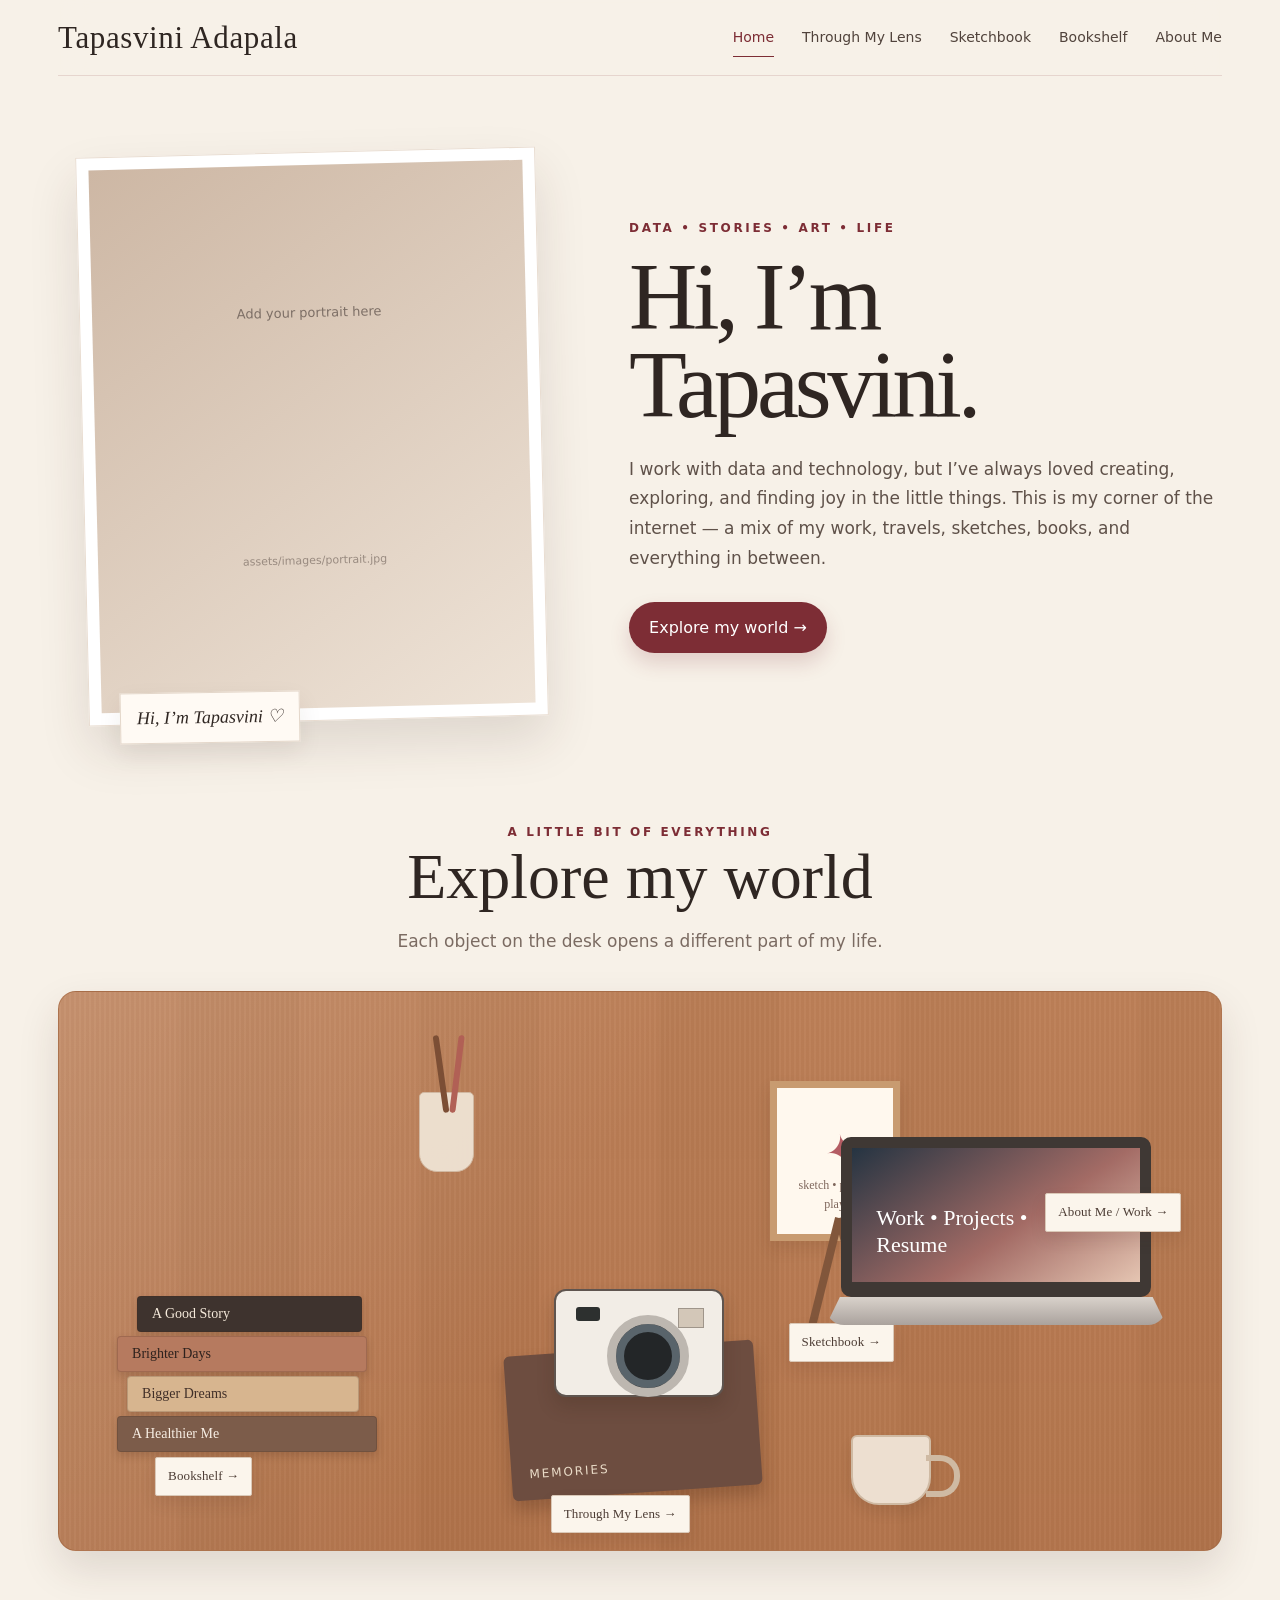
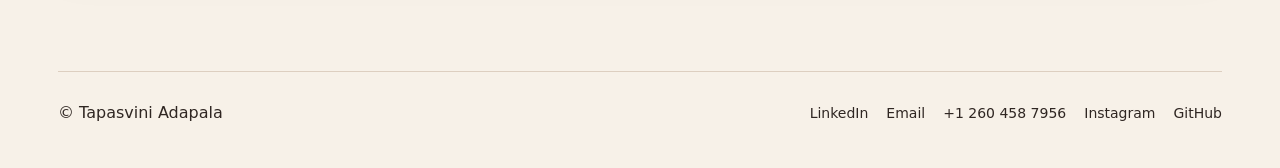
<file: index.html>
<!doctype html><html lang="en"><head><meta charset="utf-8"><meta name="viewport" content="width=device-width,initial-scale=1"><title>Tapasvini — Portfolio</title><link rel="stylesheet" href="styles.css"></head><body>
<div class="site-shell">
<header class="nav"><a class="brand" href="index.html">Tapasvini Adapala</a><nav class="nav-links"><a class="active" href="index.html">Home</a><a href="lens.html">Through My Lens</a><a href="art.html">Sketchbook</a><a href="books.html">Bookshelf</a><a href="about.html">About Me</a></nav></header>
<main>
<section class="hero refined-hero">
  <div class="hero-photo refined-portrait">
    <div class="portrait-frame"><div class="photo-placeholder">Add your portrait here<br><span>assets/images/portrait.jpg</span></div></div>
    <div class="portrait-caption">Hi, I’m Tapasvini ♡</div>
  </div>
  <div class="hero-copy refined-copy">
    <div class="eyebrow">Data • Stories • Art • Life</div>
    <h1>Hi, I’m<br>Tapasvini.</h1>
    <p>I work with data and technology, but I’ve always loved creating, exploring, and finding joy in the little things. This is my corner of the internet — a mix of my work, travels, sketches, books, and everything in between.</p>
    <a class="btn" href="#desk">Explore my world →</a>
  </div>
</section>
<section class="desk-section refined-desk-section" id="desk">
  <div class="section-intro"><div class="eyebrow">A little bit of everything</div><h2>Explore my world</h2><p>Each object on the desk opens a different part of my life.</p></div>
  <div class="desk-wrap refined-desk">
    <a class="object books" href="books.html" aria-label="Open Bookshelf"><div class="book">A Good Story</div><div class="book">Brighter Days</div><div class="book">Bigger Dreams</div><div class="book">A Healthier Me</div><span class="object-tag">Bookshelf →</span></a>
    <a class="object scrap" href="lens.html" aria-label="Open Through My Lens"><div class="album"></div><div class="camera"><span class="flash"></span></div><span class="object-tag">Through My Lens →</span></a>
    <a class="object easel" href="art.html" aria-label="Open Sketchbook"><div class="canvas"></div><span class="leg one"></span><span class="leg two"></span><span class="brush"></span><span class="object-tag">Sketchbook →</span></a>
    <a class="object laptop" href="about.html" aria-label="Open About Me and Work"><div class="laptop-screen"></div><div class="laptop-base"></div><span class="object-tag">About Me / Work →</span></a>
    <div class="desk-decor coffee"></div><div class="desk-decor pencil-cup"></div>
  </div>
</section></main>
<footer class="footer"><div class="footer-inner"><div>© Tapasvini Adapala</div><div class="socials"><a href="https://www.linkedin.com/in/tapasviniadapala" target="_blank" rel="noopener">LinkedIn</a><a href="mailto:tapasviniadapala@gmail.com">Email</a><a href="tel:+12604587956">+1 260 458 7956</a><a href="https://www.instagram.com/lifeofnevermind/" target="_blank" rel="noopener">Instagram</a><a href="#">GitHub</a></div></div></footer>
</div><script src="script.js"></script></body></html>
</file>
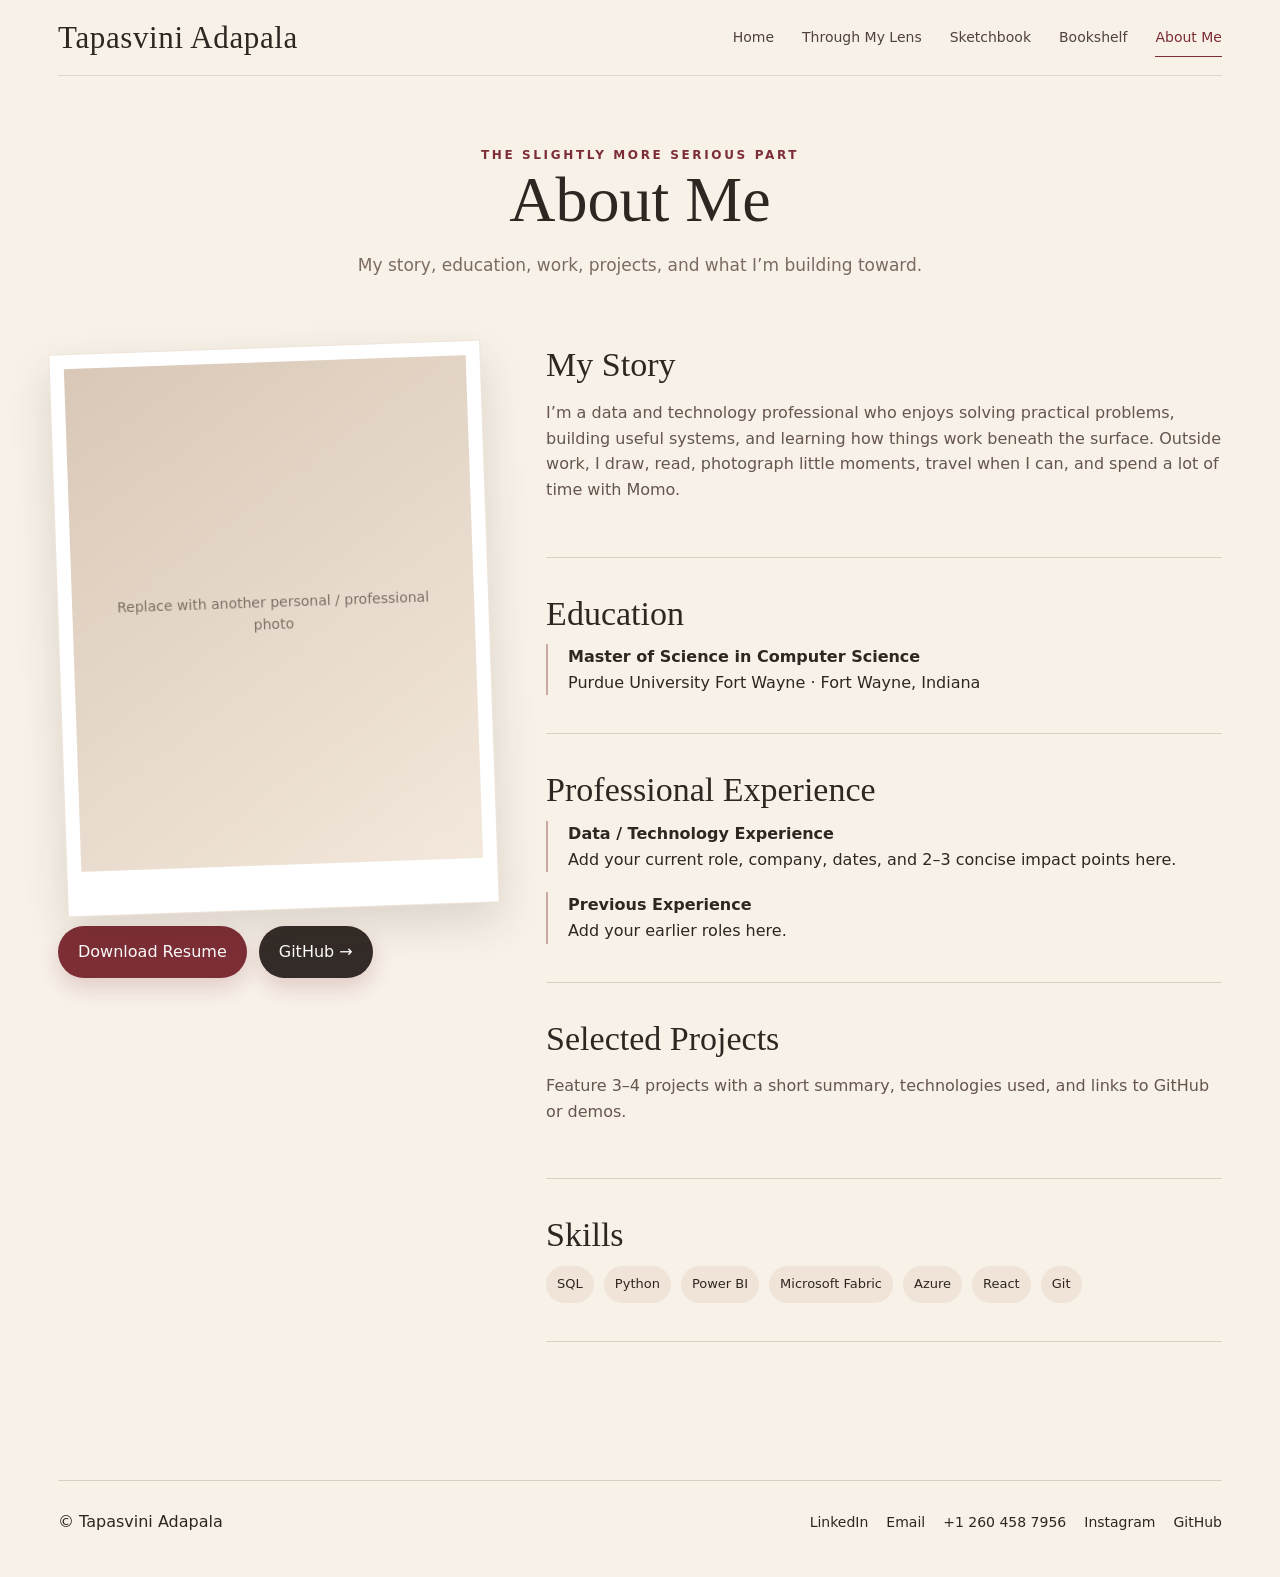
<file: about.html>
<!doctype html><html lang="en"><head><meta charset="utf-8"><meta name="viewport" content="width=device-width,initial-scale=1"><title>About Me — Tapasvini</title><link rel="stylesheet" href="styles.css"></head><body><div class="site-shell">
<header class="nav"><a class="brand" href="index.html">Tapasvini Adapala</a><nav class="nav-links"><a href="index.html">Home</a><a href="lens.html">Through My Lens</a><a href="art.html">Sketchbook</a><a href="books.html">Bookshelf</a><a class="active" href="about.html">About Me</a></nav></header>
<main><section class="page-hero"><div class="eyebrow">The slightly more serious part</div><h2>About Me</h2><p>My story, education, work, projects, and what I’m building toward.</p></section>
<section class="about-grid"><aside class="about-aside"><div class="polaroid"><div class="photo-placeholder">Replace with another personal / professional photo</div></div><div class="link-row"><a class="btn" href="#">Download Resume</a><a class="btn" href="#" style="background:#332b27">GitHub →</a></div></aside>
<div class="about-main"><section><h3>My Story</h3><p>I’m a data and technology professional who enjoys solving practical problems, building useful systems, and learning how things work beneath the surface. Outside work, I draw, read, photograph little moments, travel when I can, and spend a lot of time with Momo.</p></section>
<section><h3>Education</h3><div class="timeline"><div class="timeline-item"><strong>Master of Science in Computer Science</strong><span>Purdue University Fort Wayne · Fort Wayne, Indiana</span></div></div></section>
<section><h3>Professional Experience</h3><div class="timeline"><div class="timeline-item"><strong>Data / Technology Experience</strong><span>Add your current role, company, dates, and 2–3 concise impact points here.</span></div><div class="timeline-item"><strong>Previous Experience</strong><span>Add your earlier roles here.</span></div></div></section>
<section><h3>Selected Projects</h3><p>Feature 3–4 projects with a short summary, technologies used, and links to GitHub or demos.</p></section>
<section><h3>Skills</h3><div class="skill-pills"><span class="pill">SQL</span><span class="pill">Python</span><span class="pill">Power BI</span><span class="pill">Microsoft Fabric</span><span class="pill">Azure</span><span class="pill">React</span><span class="pill">Git</span></div></section>
</div></section></main>
<footer class="footer"><div class="footer-inner"><div>© Tapasvini Adapala</div><div class="socials"><a href="https://www.linkedin.com/in/tapasviniadapala" target="_blank" rel="noopener">LinkedIn</a><a href="mailto:tapasviniadapala@gmail.com">Email</a><a href="tel:+12604587956">+1 260 458 7956</a><a href="https://www.instagram.com/lifeofnevermind/" target="_blank" rel="noopener">Instagram</a><a href="#">GitHub</a></div></div></footer></div><script src="script.js"></script></body></html>
</file>
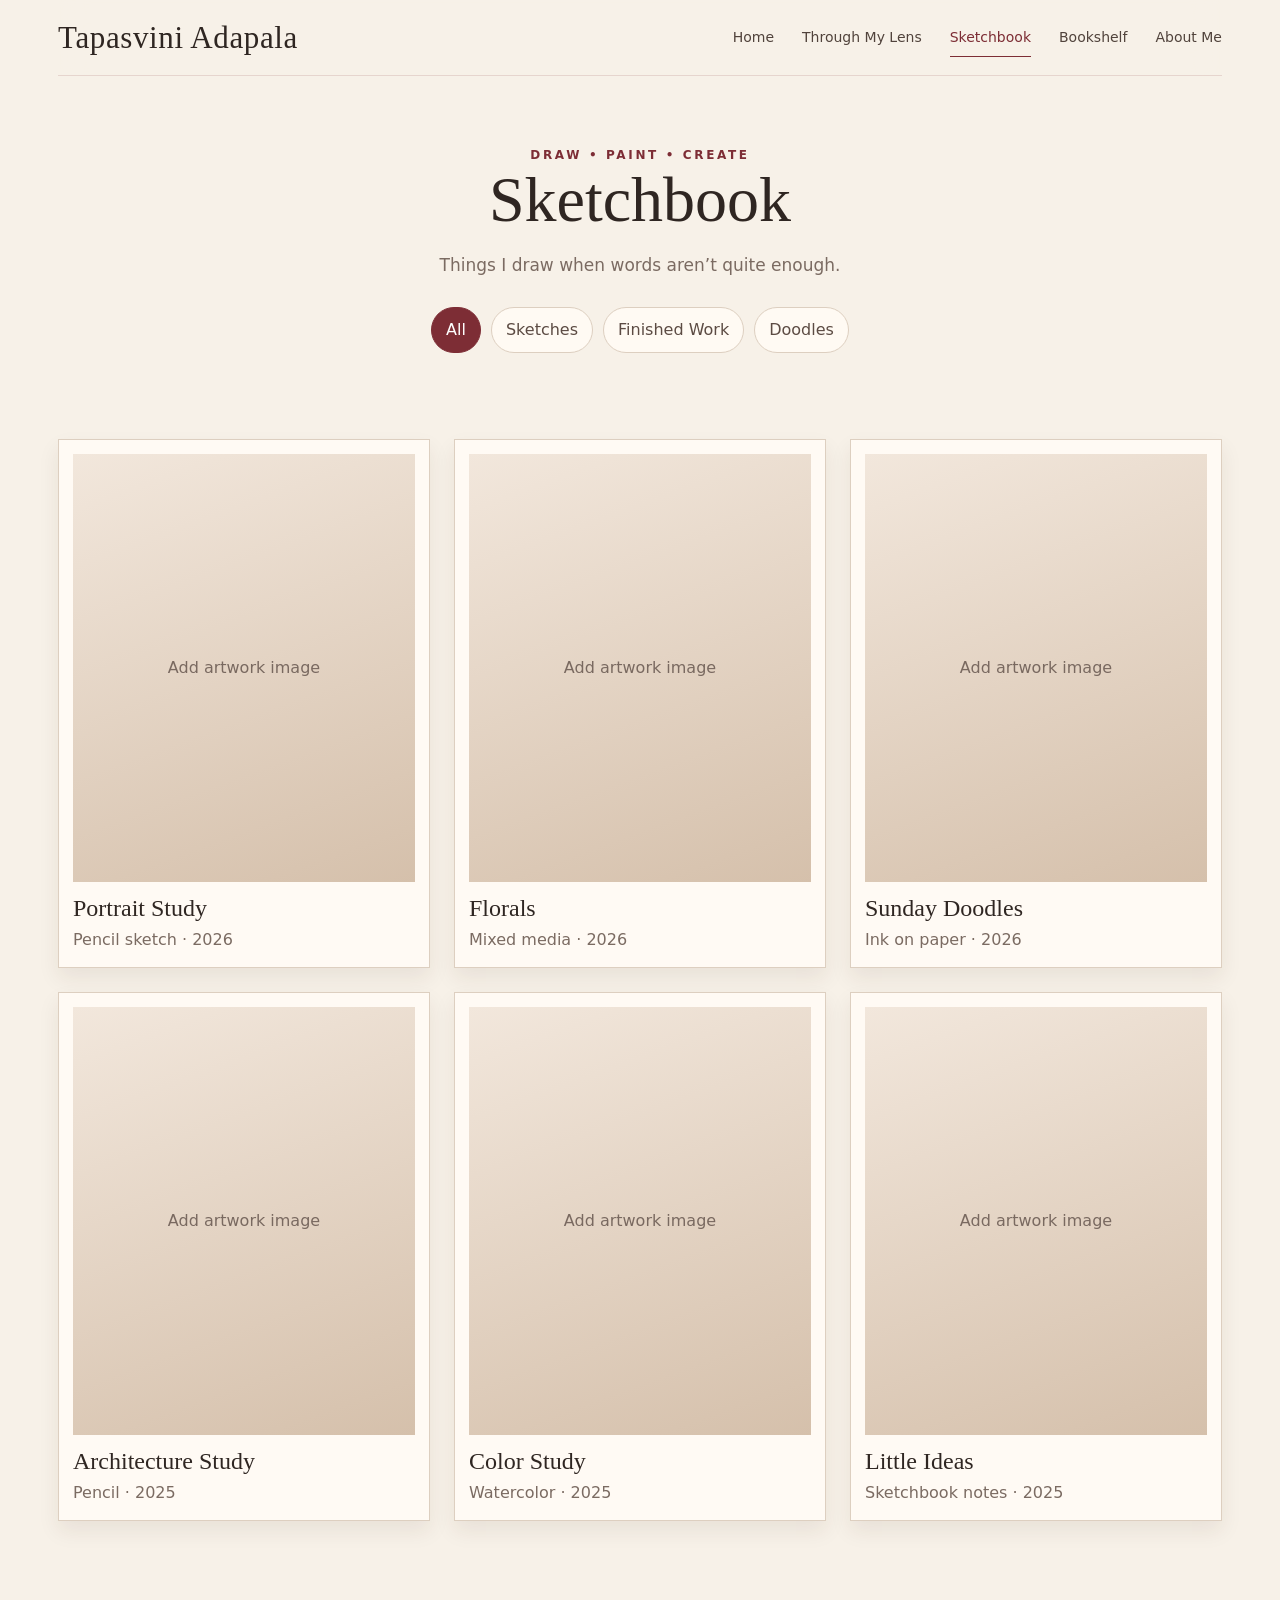
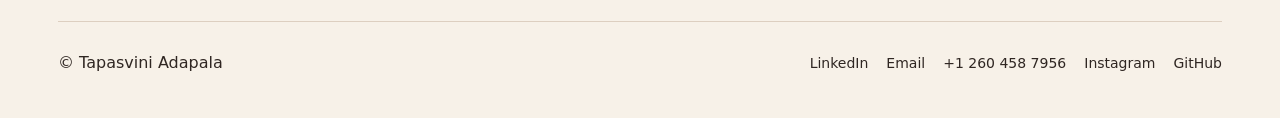
<file: art.html>
<!doctype html><html lang="en"><head><meta charset="utf-8"><meta name="viewport" content="width=device-width,initial-scale=1"><title>Sketchbook — Tapasvini</title><link rel="stylesheet" href="styles.css"></head><body><div class="site-shell">
<header class="nav"><a class="brand" href="index.html">Tapasvini Adapala</a><nav class="nav-links"><a href="index.html">Home</a><a href="lens.html">Through My Lens</a><a class="active" href="art.html">Sketchbook</a><a href="books.html">Bookshelf</a><a href="about.html">About Me</a></nav></header>
<main><section class="page-hero"><div class="eyebrow">Draw • Paint • Create</div><h2>Sketchbook</h2><p>Things I draw when words aren’t quite enough.</p><div class="filters"><button class="filter-btn active" data-filter="all">All</button><button class="filter-btn" data-filter="sketch">Sketches</button><button class="filter-btn" data-filter="finished">Finished Work</button><button class="filter-btn" data-filter="doodle">Doodles</button></div></section>
<section class="art-grid">
<article class="art-card" data-category="sketch"><div class="placeholder">Add artwork image</div><h3>Portrait Study</h3><p>Pencil sketch · 2026</p></article>
<article class="art-card" data-category="finished"><div class="placeholder">Add artwork image</div><h3>Florals</h3><p>Mixed media · 2026</p></article>
<article class="art-card" data-category="doodle"><div class="placeholder">Add artwork image</div><h3>Sunday Doodles</h3><p>Ink on paper · 2026</p></article>
<article class="art-card" data-category="sketch"><div class="placeholder">Add artwork image</div><h3>Architecture Study</h3><p>Pencil · 2025</p></article>
<article class="art-card" data-category="finished"><div class="placeholder">Add artwork image</div><h3>Color Study</h3><p>Watercolor · 2025</p></article>
<article class="art-card" data-category="doodle"><div class="placeholder">Add artwork image</div><h3>Little Ideas</h3><p>Sketchbook notes · 2025</p></article>
</section></main>
<footer class="footer"><div class="footer-inner"><div>© Tapasvini Adapala</div><div class="socials"><a href="https://www.linkedin.com/in/tapasviniadapala" target="_blank" rel="noopener">LinkedIn</a><a href="mailto:tapasviniadapala@gmail.com">Email</a><a href="tel:+12604587956">+1 260 458 7956</a><a href="https://www.instagram.com/lifeofnevermind/" target="_blank" rel="noopener">Instagram</a><a href="#">GitHub</a></div></div></footer></div><script src="script.js"></script></body></html>
</file>
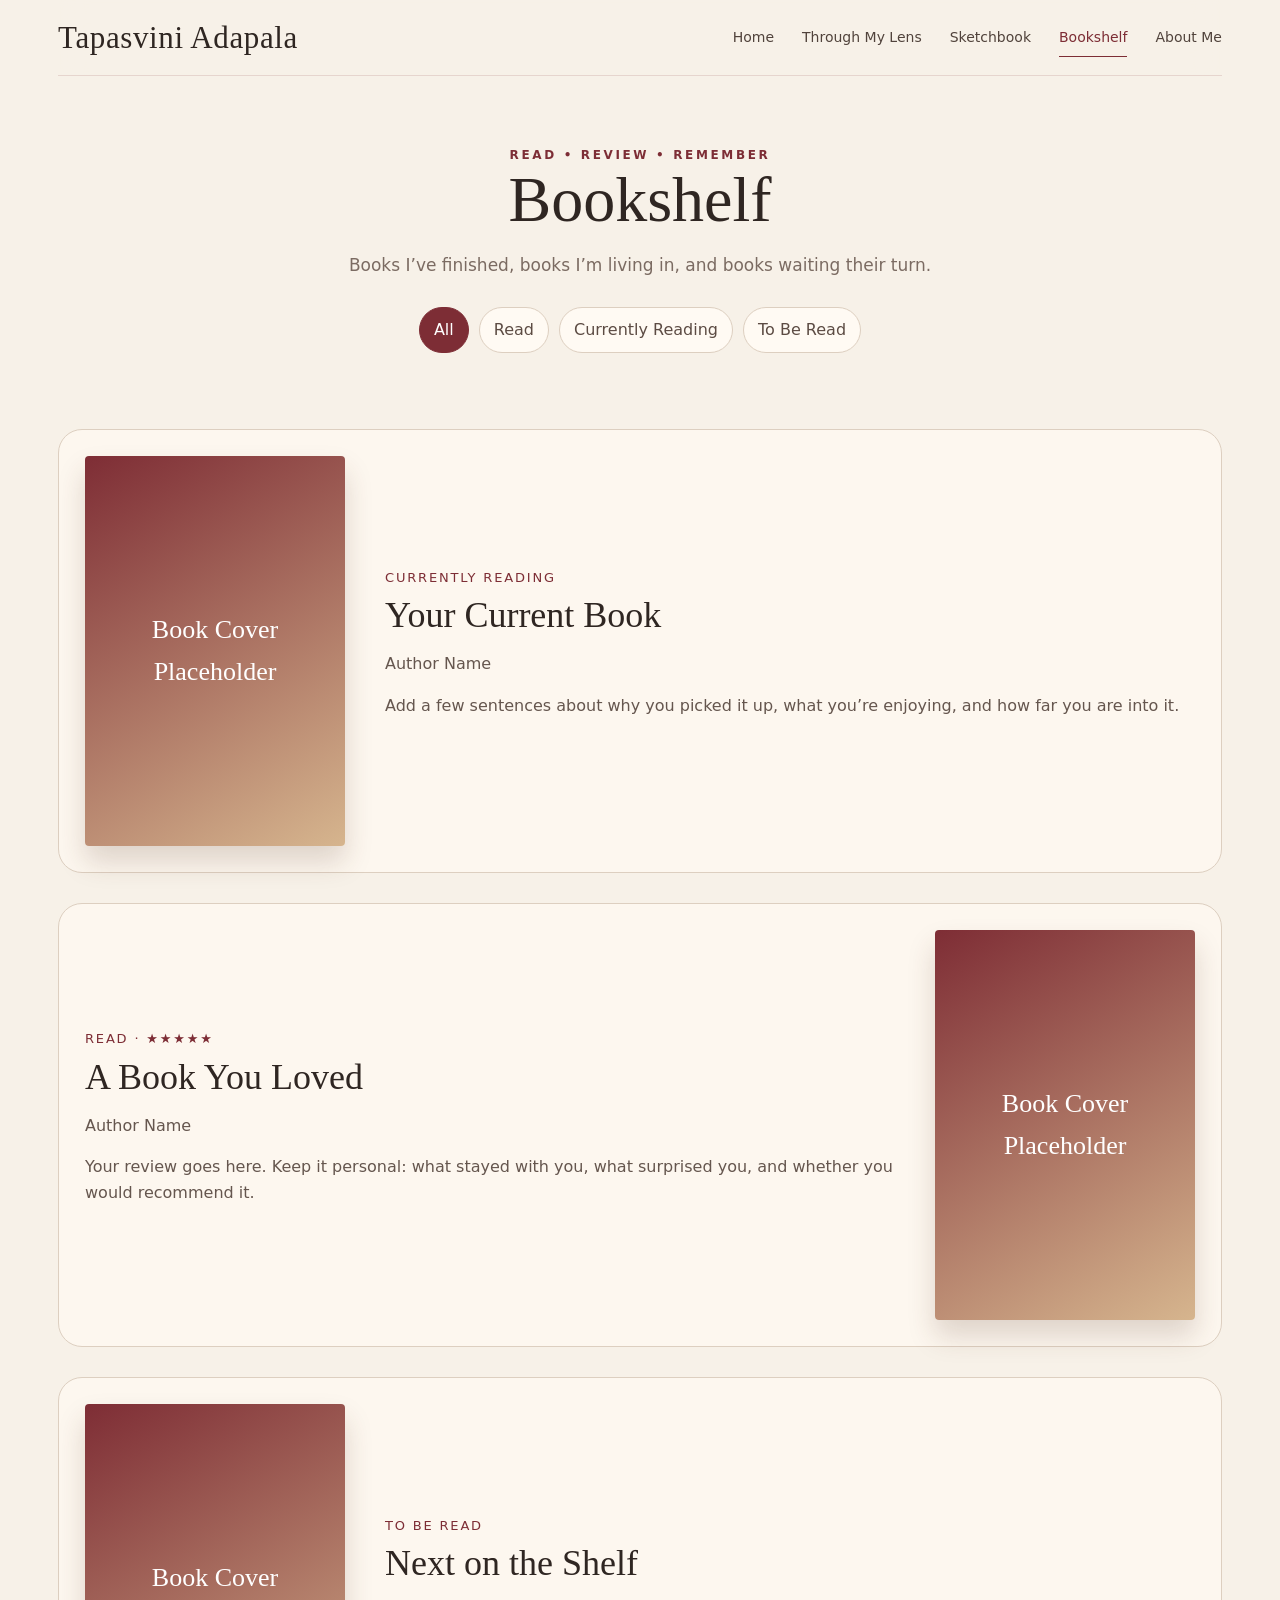
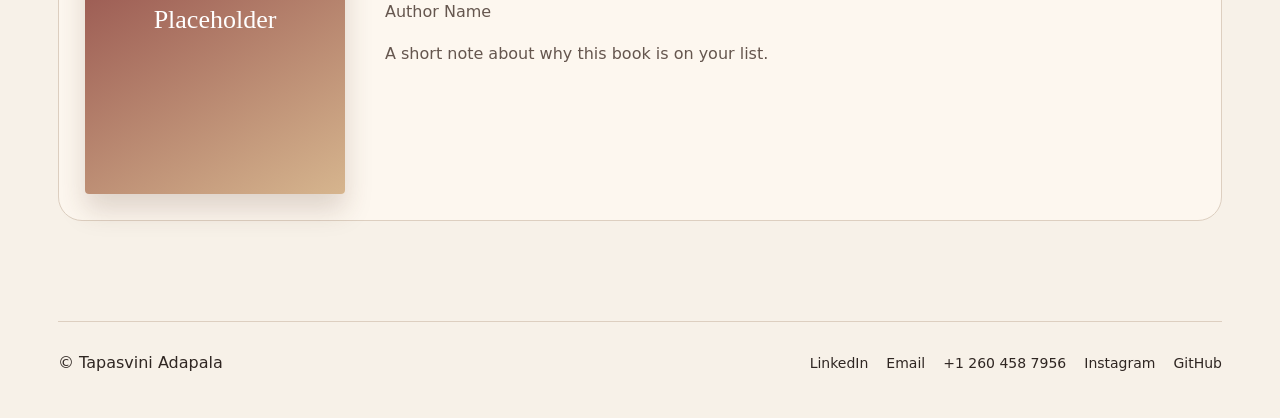
<file: books.html>
<!doctype html><html lang="en"><head><meta charset="utf-8"><meta name="viewport" content="width=device-width,initial-scale=1"><title>Bookshelf — Tapasvini</title><link rel="stylesheet" href="styles.css"></head><body><div class="site-shell">
<header class="nav"><a class="brand" href="index.html">Tapasvini Adapala</a><nav class="nav-links"><a href="index.html">Home</a><a href="lens.html">Through My Lens</a><a href="art.html">Sketchbook</a><a class="active" href="books.html">Bookshelf</a><a href="about.html">About Me</a></nav></header>
<main><section class="page-hero"><div class="eyebrow">Read • Review • Remember</div><h2>Bookshelf</h2><p>Books I’ve finished, books I’m living in, and books waiting their turn.</p><div class="filters"><button class="filter-btn active" data-filter="all">All</button><button class="filter-btn" data-filter="read">Read</button><button class="filter-btn" data-filter="current">Currently Reading</button><button class="filter-btn" data-filter="tbr">To Be Read</button></div></section>
<section class="book-list">
<article class="book-row" data-category="current"><div class="book-cover">Book Cover<br>Placeholder</div><div class="book-copy"><div class="meta">Currently Reading</div><h3>Your Current Book</h3><p>Author Name</p><p>Add a few sentences about why you picked it up, what you’re enjoying, and how far you are into it.</p></div></article>
<article class="book-row" data-category="read"><div class="book-cover">Book Cover<br>Placeholder</div><div class="book-copy"><div class="meta">Read · ★★★★★</div><h3>A Book You Loved</h3><p>Author Name</p><p>Your review goes here. Keep it personal: what stayed with you, what surprised you, and whether you would recommend it.</p></div></article>
<article class="book-row" data-category="tbr"><div class="book-cover">Book Cover<br>Placeholder</div><div class="book-copy"><div class="meta">To Be Read</div><h3>Next on the Shelf</h3><p>Author Name</p><p>A short note about why this book is on your list.</p></div></article>
</section></main>
<footer class="footer"><div class="footer-inner"><div>© Tapasvini Adapala</div><div class="socials"><a href="https://www.linkedin.com/in/tapasviniadapala" target="_blank" rel="noopener">LinkedIn</a><a href="mailto:tapasviniadapala@gmail.com">Email</a><a href="tel:+12604587956">+1 260 458 7956</a><a href="https://www.instagram.com/lifeofnevermind/" target="_blank" rel="noopener">Instagram</a><a href="#">GitHub</a></div></div></footer></div><script src="script.js"></script></body></html>
</file>
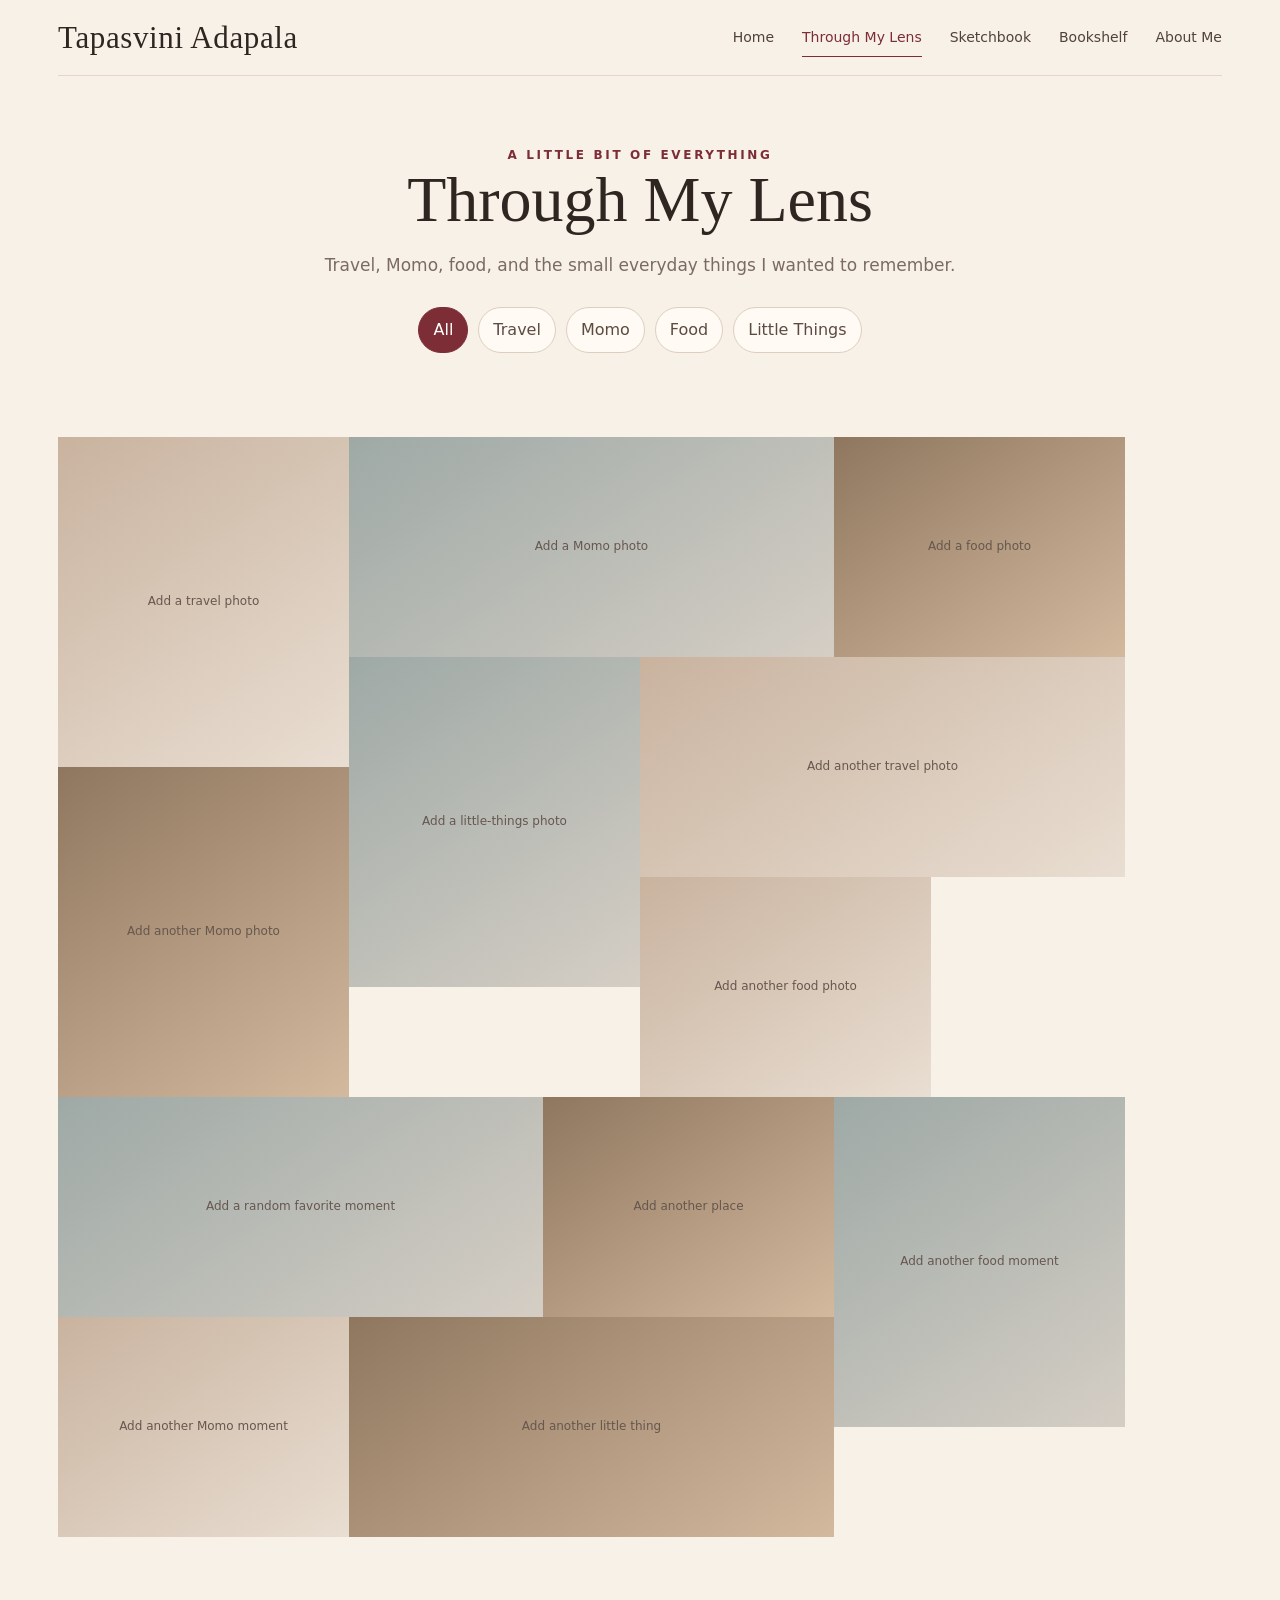
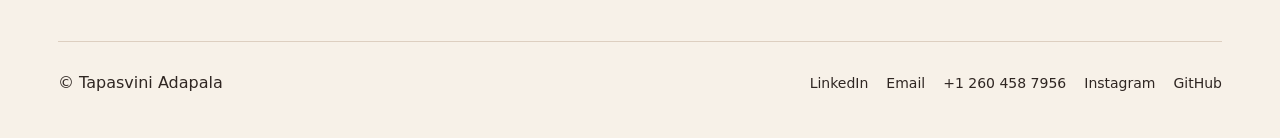
<file: lens.html>
<!doctype html><html lang="en"><head><meta charset="utf-8"><meta name="viewport" content="width=device-width,initial-scale=1"><title>Through My Lens — Tapasvini</title><link rel="stylesheet" href="styles.css"></head><body><div class="site-shell">
<header class="nav"><a class="brand" href="index.html">Tapasvini Adapala</a><nav class="nav-links"><a href="index.html">Home</a><a class="active" href="lens.html">Through My Lens</a><a href="art.html">Sketchbook</a><a href="books.html">Bookshelf</a><a href="about.html">About Me</a></nav></header>
<main><section class="page-hero"><div class="eyebrow">A little bit of everything</div><h2>Through My Lens</h2><p>Travel, Momo, food, and the small everyday things I wanted to remember.</p><div class="filters"><button class="filter-btn active" data-filter="all">All</button><button class="filter-btn" data-filter="travel">Travel</button><button class="filter-btn" data-filter="momo">Momo</button><button class="filter-btn" data-filter="food">Food</button><button class="filter-btn" data-filter="little">Little Things</button></div></section>
<section class="photo-wall" aria-label="Photo gallery">
<div class="photo-tile tall" data-category="travel"><div class="placeholder">Add a travel photo</div></div>
<div class="photo-tile wide" data-category="momo"><div class="placeholder">Add a Momo photo</div></div>
<div class="photo-tile" data-category="food"><div class="placeholder">Add a food photo</div></div>
<div class="photo-tile tall" data-category="little"><div class="placeholder">Add a little-things photo</div></div>
<div class="photo-tile wide" data-category="travel"><div class="placeholder">Add another travel photo</div></div>
<div class="photo-tile tall" data-category="momo"><div class="placeholder">Add another Momo photo</div></div>
<div class="photo-tile" data-category="food"><div class="placeholder">Add another food photo</div></div>
<div class="photo-tile wide" data-category="little"><div class="placeholder">Add a random favorite moment</div></div>
<div class="photo-tile" data-category="travel"><div class="placeholder">Add another place</div></div>
<div class="photo-tile tall" data-category="food"><div class="placeholder">Add another food moment</div></div>
<div class="photo-tile" data-category="momo"><div class="placeholder">Add another Momo moment</div></div>
<div class="photo-tile wide" data-category="little"><div class="placeholder">Add another little thing</div></div>
</section></section></main>
<footer class="footer"><div class="footer-inner"><div>© Tapasvini Adapala</div><div class="socials"><a href="https://www.linkedin.com/in/tapasviniadapala" target="_blank" rel="noopener">LinkedIn</a><a href="mailto:tapasviniadapala@gmail.com">Email</a><a href="tel:+12604587956">+1 260 458 7956</a><a href="https://www.instagram.com/lifeofnevermind/" target="_blank" rel="noopener">Instagram</a><a href="#">GitHub</a></div></div></footer></div><script src="script.js"></script></body></html>
</file>
<file: styles.css>
:root{
  --cream:#f7f1e8;
  --paper:#fffaf3;
  --ink:#2f2622;
  --muted:#7b6b62;
  --burgundy:#7d2d35;
  --burgundy-dark:#5f2027;
  --wood:#b77b4f;
  --wood-dark:#8f5e3e;
  --sage:#7f8f73;
  --line:#ddcfc0;
  --shadow:0 18px 40px rgba(62,40,28,.14);
}
*{box-sizing:border-box}
html{scroll-behavior:smooth}
body{margin:0;font-family:Inter,ui-sans-serif,system-ui,-apple-system,BlinkMacSystemFont,"Segoe UI",sans-serif;background:var(--cream);color:var(--ink);line-height:1.6}
a{color:inherit;text-decoration:none}
img{max-width:100%;display:block}
button{font:inherit}
.site-shell{max-width:1220px;margin:0 auto;padding:0 28px}
.nav{height:76px;display:flex;align-items:center;justify-content:space-between;border-bottom:1px solid rgba(125,45,53,.14);position:sticky;top:0;background:rgba(247,241,232,.92);backdrop-filter:blur(14px);z-index:20}
.brand{font-family:Georgia,"Times New Roman",serif;font-size:31px;letter-spacing:.02em}
.nav-links{display:flex;gap:28px;font-size:14px;color:#51433c}
.nav-links a{padding:8px 0;border-bottom:1px solid transparent}
.nav-links a:hover,.nav-links a.active{color:var(--burgundy);border-color:var(--burgundy)}
.hero{display:grid;grid-template-columns:1.05fr .95fr;gap:70px;align-items:center;padding:76px 0 84px}
.hero-copy .eyebrow,.eyebrow{font-size:12px;letter-spacing:.22em;text-transform:uppercase;color:var(--burgundy);font-weight:700}
h1,h2,h3{font-family:Georgia,"Times New Roman",serif;font-weight:500;line-height:1.08;margin:0}
h1{font-size:clamp(54px,7vw,96px);margin:12px 0 22px}
h2{font-size:clamp(38px,5vw,64px)}
.hero-copy p{max-width:620px;font-size:18px;color:#5f5149;margin:0 0 28px}
.btn{display:inline-flex;align-items:center;gap:10px;background:var(--burgundy);color:white;padding:13px 20px;border-radius:999px;border:0;box-shadow:0 10px 20px rgba(125,45,53,.18);transition:.2s ease}
.btn:hover{transform:translateY(-2px);background:var(--burgundy-dark)}
.hero-photo{position:relative}
.polaroid{background:white;padding:14px 14px 44px;box-shadow:var(--shadow);transform:rotate(-2deg);border:1px solid #eee3d8}
.photo-placeholder{aspect-ratio:4/5;background:linear-gradient(145deg,#d9c8b7,#f3e8dc);display:grid;place-items:center;color:#7d6f66;text-align:center;padding:24px;font-size:14px}
.note{position:absolute;right:-16px;bottom:-18px;background:#fff8ef;border:1px solid var(--line);padding:14px 18px;box-shadow:0 12px 25px rgba(62,40,28,.1);transform:rotate(2deg);font-family:Georgia,"Times New Roman",serif;font-style:italic;color:#6a5044}
.desk-section{padding:20px 0 100px}
.section-intro{text-align:center;max-width:760px;margin:0 auto 36px}
.section-intro p{color:var(--muted);font-size:17px}
.desk-wrap{position:relative;border-radius:32px;overflow:hidden;box-shadow:var(--shadow);background:linear-gradient(180deg,#c38a5e,#a96e47);min-height:610px;border:1px solid rgba(99,63,41,.15)}
.desk-wrap:before{content:"";position:absolute;inset:0;background:repeating-linear-gradient(90deg,rgba(255,255,255,.025) 0 2px,rgba(80,44,22,.03) 2px 5px),linear-gradient(120deg,rgba(255,255,255,.14),transparent 44%);pointer-events:none}
.desk-label{position:absolute;top:26px;left:50%;transform:translateX(-50%);background:rgba(255,250,243,.88);padding:10px 16px;border-radius:999px;font-size:13px;color:#5f5149;z-index:5;border:1px solid rgba(255,255,255,.55)}
.object{position:absolute;display:block;border:0;background:none;color:inherit;cursor:pointer;transition:transform .22s ease,filter .22s ease;z-index:4}
.object:hover,.object:focus-visible{transform:translateY(-8px) scale(1.025);filter:drop-shadow(0 16px 14px rgba(74,43,22,.23));outline:none}
.object-tag{position:absolute;background:rgba(255,250,243,.96);border:1px solid #eadfd3;padding:7px 11px;border-radius:12px;font-size:12px;white-space:nowrap;box-shadow:0 8px 16px rgba(68,43,28,.1);color:#4c3c34}
/* laptop */
.laptop{right:7%;top:24%;width:310px;height:205px}
.laptop-screen{height:160px;border:11px solid #3f3834;border-bottom-width:15px;border-radius:10px;background:linear-gradient(145deg,#253442,#a36b65 58%,#e5c5b2);position:relative;overflow:hidden}
.laptop-screen:after{content:"Work • Projects • Resume";position:absolute;left:24px;bottom:24px;color:white;font-family:Georgia,serif;font-size:22px;max-width:220px;line-height:1.2}
.laptop-base{width:340px;height:28px;background:linear-gradient(#d9d2cb,#aaa29d);margin-left:-15px;border-radius:3px 3px 18px 18px;clip-path:polygon(4% 0,96% 0,100% 100%,0 100%)}
.laptop .object-tag{right:-30px;top:56px}
/* books */
.books{left:7%;bottom:13%;width:260px;height:180px}
.book{height:36px;border-radius:4px;box-shadow:0 4px 8px rgba(61,34,18,.18);margin-top:4px;border:1px solid rgba(68,39,24,.2);display:flex;align-items:center;padding:0 14px;font-family:Georgia,serif;font-size:14px}
.book:nth-child(1){background:#3e332e;color:#f4e9da;width:225px;margin-left:20px}
.book:nth-child(2){background:#b67a5f;color:#2d211d;width:250px}
.book:nth-child(3){background:#d7b58f;color:#402f28;width:232px;margin-left:10px}
.book:nth-child(4){background:#7c5c4a;color:#f7eee4;width:260px}
.books .object-tag{left:38px;bottom:-24px}
/* scrapbook camera */
.scrap{left:37%;bottom:9%;width:330px;height:220px}
.album{position:absolute;left:42px;bottom:12px;width:250px;height:145px;background:#6d4d40;border-radius:6px;transform:rotate(-4deg);box-shadow:0 10px 16px rgba(64,33,18,.26)}
.album:before{content:"MEMORIES";position:absolute;left:18px;bottom:16px;color:#eadcc8;letter-spacing:.16em;font-size:12px}
.camera{position:absolute;left:88px;top:4px;width:170px;height:108px;background:#f2ede6;border-radius:12px;border:2px solid #5f554f;box-shadow:0 10px 18px rgba(57,34,21,.2)}
.camera:before{content:"";position:absolute;width:64px;height:64px;border-radius:50%;background:#232628;border:9px solid #bdb7b0;left:51px;top:24px;box-shadow:inset 0 0 0 8px #59646b}
.camera:after{content:"";position:absolute;width:24px;height:14px;background:#2d302f;left:20px;top:16px;border-radius:3px}
.flash{position:absolute;width:26px;height:20px;background:#d3c7b8;right:18px;top:17px;border:1px solid #9f958a}
.scrap .object-tag{left:85px;bottom:-28px}
/* easel */
.easel{left:58%;top:15%;width:180px;height:255px}
.canvas{position:absolute;left:25px;top:0;width:130px;height:160px;background:#fff8ee;border:7px solid #c89b70;box-shadow:0 8px 15px rgba(78,44,23,.12)}
.canvas:before{content:"✦";position:absolute;left:48px;top:28px;font-size:44px;color:#b45c63;transform:rotate(-12deg)}
.canvas:after{content:"sketch • paint • play";position:absolute;left:14px;right:14px;bottom:20px;font-family:Georgia,serif;font-size:12px;color:#7f675c;text-align:center}
.leg{position:absolute;width:8px;height:118px;background:#81563b;bottom:0;left:50%;transform-origin:top}
.leg.one{transform:rotate(14deg)} .leg.two{transform:rotate(-14deg)}
.brush{position:absolute;width:8px;height:125px;background:#6d4937;right:4px;bottom:28px;transform:rotate(23deg);border-radius:4px}
.brush:before{content:"";position:absolute;width:13px;height:34px;background:#2d211d;left:-3px;top:-26px;border-radius:60% 60% 30% 30%}
.easel .object-tag{left:44px;bottom:-26px}
.desk-decor{position:absolute;pointer-events:none;opacity:.96}
.coffee{right:28%;bottom:7%;width:80px;height:70px;background:#f0e4d6;border-radius:6px 6px 28px 28px;border:2px solid #d1bda7;box-shadow:0 8px 15px rgba(65,39,25,.12)}
.coffee:before{content:"";position:absolute;width:28px;height:30px;border:6px solid #d1bda7;border-left:0;border-radius:0 20px 20px 0;right:-31px;top:18px}
.pencil-cup{left:31%;top:18%;width:55px;height:80px;background:#efe2d2;border-radius:5px 5px 18px 18px;border:1px solid #d2bba5}
.pencil-cup:before,.pencil-cup:after{content:"";position:absolute;width:6px;height:78px;background:#7a4d34;top:-58px;border-radius:4px;transform:rotate(-8deg);left:18px}.pencil-cup:after{transform:rotate(7deg);left:34px;background:#b15f55}
.page-hero{padding:70px 0 30px;text-align:center}
.page-hero p{max-width:720px;margin:18px auto;color:var(--muted);font-size:17px}
.filters{display:flex;justify-content:center;gap:10px;flex-wrap:wrap;margin:28px 0 36px}
.filter-btn{border:1px solid var(--line);background:var(--paper);padding:9px 14px;border-radius:999px;color:#5c4b43;cursor:pointer}
.filter-btn.active,.filter-btn:hover{background:var(--burgundy);color:#fff;border-color:var(--burgundy)}
.scrapbook-grid{columns:4 220px;column-gap:18px;padding:20px 0 80px}
.photo-card{break-inside:avoid;margin:0 0 18px;background:white;padding:10px 10px 26px;border:1px solid #eee1d3;box-shadow:0 10px 22px rgba(71,45,29,.1);transform:rotate(var(--r,0deg));transition:.2s ease}
.photo-card:hover{transform:translateY(-5px) rotate(var(--r,0deg))}
.photo-card .placeholder{aspect-ratio:4/3;background:linear-gradient(145deg,#d8c2ad,#f3e6d8);display:grid;place-items:center;color:#75665f;font-size:13px;text-align:center;padding:14px}
.photo-card.tall .placeholder{aspect-ratio:3/4}
.photo-card figcaption{font-family:Georgia,serif;font-style:italic;margin-top:10px;color:#6a574d;font-size:14px}
.art-grid{display:grid;grid-template-columns:repeat(3,1fr);gap:24px;padding:20px 0 80px}
.art-card{background:#fffaf4;border:1px solid var(--line);padding:14px;box-shadow:0 10px 20px rgba(68,43,28,.08)}
.art-card .placeholder{aspect-ratio:4/5;background:linear-gradient(160deg,#f2e7dc,#d5c0ab);display:grid;place-items:center;color:#796960;text-align:center;padding:18px}
.art-card h3{font-size:24px;margin-top:14px}.art-card p{color:var(--muted);margin:6px 0 0}
.book-list{display:flex;flex-direction:column;gap:30px;padding:10px 0 80px}
.book-row{display:grid;grid-template-columns:260px 1fr;gap:40px;align-items:center;background:rgba(255,250,243,.72);border:1px solid var(--line);border-radius:24px;padding:26px}
.book-row:nth-child(even){grid-template-columns:1fr 260px}.book-row:nth-child(even) .book-cover{order:2}.book-row:nth-child(even) .book-copy{order:1}
.book-cover{aspect-ratio:2/3;border-radius:4px;background:linear-gradient(150deg,#7e2d35,#d6b58e);display:grid;place-items:center;text-align:center;color:white;font-family:Georgia,serif;font-size:26px;padding:20px;box-shadow:0 16px 28px rgba(83,48,31,.18)}
.book-copy .meta{font-size:13px;color:var(--burgundy);text-transform:uppercase;letter-spacing:.14em}.book-copy h3{font-size:36px;margin:8px 0}.book-copy p{color:#65564e}
.about-grid{display:grid;grid-template-columns:.78fr 1.22fr;gap:56px;align-items:start;padding:20px 0 80px}.about-aside{position:sticky;top:110px}.about-main section{padding:0 0 38px;margin-bottom:38px;border-bottom:1px solid var(--line)}.about-main h3{font-size:34px;margin-bottom:12px}.about-main p{color:#65564e}.timeline{display:grid;gap:20px}.timeline-item{padding-left:20px;border-left:2px solid #caa9a2}.timeline-item strong{display:block}.skill-pills{display:flex;gap:10px;flex-wrap:wrap}.pill{padding:8px 11px;background:#efe4d7;border-radius:999px;font-size:13px}.link-row{display:flex;gap:12px;flex-wrap:wrap;margin-top:16px}
.footer{border-top:1px solid var(--line);padding:28px 0 42px;margin-top:20px}.footer-inner{display:flex;justify-content:space-between;gap:20px;align-items:center;flex-wrap:wrap}.socials{display:flex;gap:18px;flex-wrap:wrap;font-size:14px}.socials a:hover{color:var(--burgundy)}
@media(max-width:980px){.hero{grid-template-columns:1fr;gap:40px}.hero-photo{max-width:560px}.desk-wrap{min-height:780px}.laptop{right:6%;top:8%}.easel{left:15%;top:8%}.scrap{left:39%;bottom:10%}.books{left:7%;bottom:12%}.art-grid{grid-template-columns:repeat(2,1fr)}.about-grid{grid-template-columns:1fr}.about-aside{position:static}}
@media(max-width:700px){.site-shell{padding:0 18px}.nav{height:auto;padding:14px 0;align-items:flex-start;gap:12px}.nav-links{gap:14px;flex-wrap:wrap;justify-content:flex-end;font-size:12px}.hero{padding:50px 0}.desk-wrap{min-height:980px}.laptop{width:260px;right:50%;transform:translateX(50%);top:6%}.laptop:hover{transform:translateX(50%) translateY(-6px)}.laptop-base{width:286px}.easel{left:50%;transform:translateX(-50%);top:33%}.easel:hover{transform:translateX(-50%) translateY(-6px)}.scrap{left:50%;transform:translateX(-50%);bottom:24%}.scrap:hover{transform:translateX(-50%) translateY(-6px)}.books{left:50%;transform:translateX(-50%);bottom:2%}.books:hover{transform:translateX(-50%) translateY(-6px)}.coffee,.pencil-cup{display:none}.scrapbook-grid{columns:2 150px}.art-grid{grid-template-columns:1fr}.book-row,.book-row:nth-child(even){grid-template-columns:1fr}.book-row:nth-child(even) .book-cover,.book-row:nth-child(even) .book-copy{order:initial}.book-cover{max-width:220px}.footer-inner{align-items:flex-start;flex-direction:column}}


/* Refined homepage */
.refined-hero{grid-template-columns:.9fr 1.1fr;gap:86px;padding:76px 0 68px;align-items:center}
.refined-copy h1{font-size:clamp(64px,7.4vw,108px);letter-spacing:-.045em;line-height:.92;margin:16px 0 26px}
.refined-copy p{max-width:650px;font-size:17px;line-height:1.75}
.refined-portrait{max-width:460px;margin-left:24px;position:relative}
.portrait-frame{background:#fff;padding:12px;box-shadow:0 24px 50px rgba(62,40,28,.13);border:1px solid #e9ddd1;transform:rotate(-1.4deg)}
.portrait-frame .photo-placeholder{aspect-ratio:4/5;background:linear-gradient(145deg,#cdb7a4,#eee3d7);font-size:13px}
.portrait-frame .photo-placeholder span{font-size:11px;opacity:.72}
.portrait-caption{position:absolute;left:38px;bottom:-22px;background:#fffaf4;border:1px solid #e4d7ca;padding:10px 16px;font-family:Georgia,"Times New Roman",serif;font-size:18px;font-style:italic;transform:rotate(-1deg);box-shadow:0 10px 24px rgba(62,40,28,.08)}
.refined-desk-section{padding-top:34px}
.refined-desk{min-height:560px;border-radius:18px;background:
linear-gradient(180deg,rgba(255,255,255,.05),rgba(0,0,0,.03)),
repeating-linear-gradient(90deg,#b9794f 0 120px,#b5764c 120px 240px);box-shadow:0 18px 40px rgba(62,40,28,.13)}
.refined-desk .object-tag{border-radius:2px;padding:8px 12px;background:#fbf5ec;border-color:#dac8b7;font-family:Georgia,"Times New Roman",serif;font-size:13px;letter-spacing:.01em}
.refined-desk .laptop{right:6%;top:26%}.refined-desk .easel{left:59%;top:16%}.refined-desk .scrap{left:35%;bottom:8%}.refined-desk .books{left:5%;bottom:14%}
.refined-desk .coffee{right:25%;bottom:8%}

/* Connected editorial photo wall */
.photo-wall{display:grid;grid-template-columns:repeat(12,1fr);grid-auto-rows:110px;gap:0;padding:18px 0 84px;overflow:hidden}
.photo-tile{grid-column:span 3;grid-row:span 2;min-height:220px;overflow:hidden;background:#d9c9ba;position:relative}
.photo-tile.wide{grid-column:span 5}.photo-tile.tall{grid-row:span 3}
.photo-tile .placeholder{width:100%;height:100%;min-height:100%;display:grid;place-items:center;text-align:center;padding:18px;background:linear-gradient(145deg,#c9b39f,#e9ded2);color:#66574f;font-size:12px;transition:transform .35s ease,filter .35s ease}
.photo-tile:nth-child(2n) .placeholder{background:linear-gradient(145deg,#9ea9a6,#d5cec5)}
.photo-tile:nth-child(3n) .placeholder{background:linear-gradient(145deg,#8f775f,#d3b99e)}
.photo-tile:hover .placeholder{transform:scale(1.035);filter:saturate(1.04)}
.photo-tile[style*="display: none"]{display:none!important}

@media(max-width:980px){.refined-hero{grid-template-columns:1fr;gap:46px}.refined-portrait{margin-left:0;max-width:420px}.photo-wall{grid-template-columns:repeat(6,1fr)}.photo-tile{grid-column:span 3}.photo-tile.wide{grid-column:span 4}}
@media(max-width:700px){.refined-copy h1{font-size:58px}.refined-portrait{max-width:100%}.photo-wall{grid-template-columns:repeat(2,1fr);grid-auto-rows:120px}.photo-tile,.photo-tile.wide{grid-column:span 1}.photo-tile.tall{grid-row:span 2}.brand{font-size:24px}}
</file>
